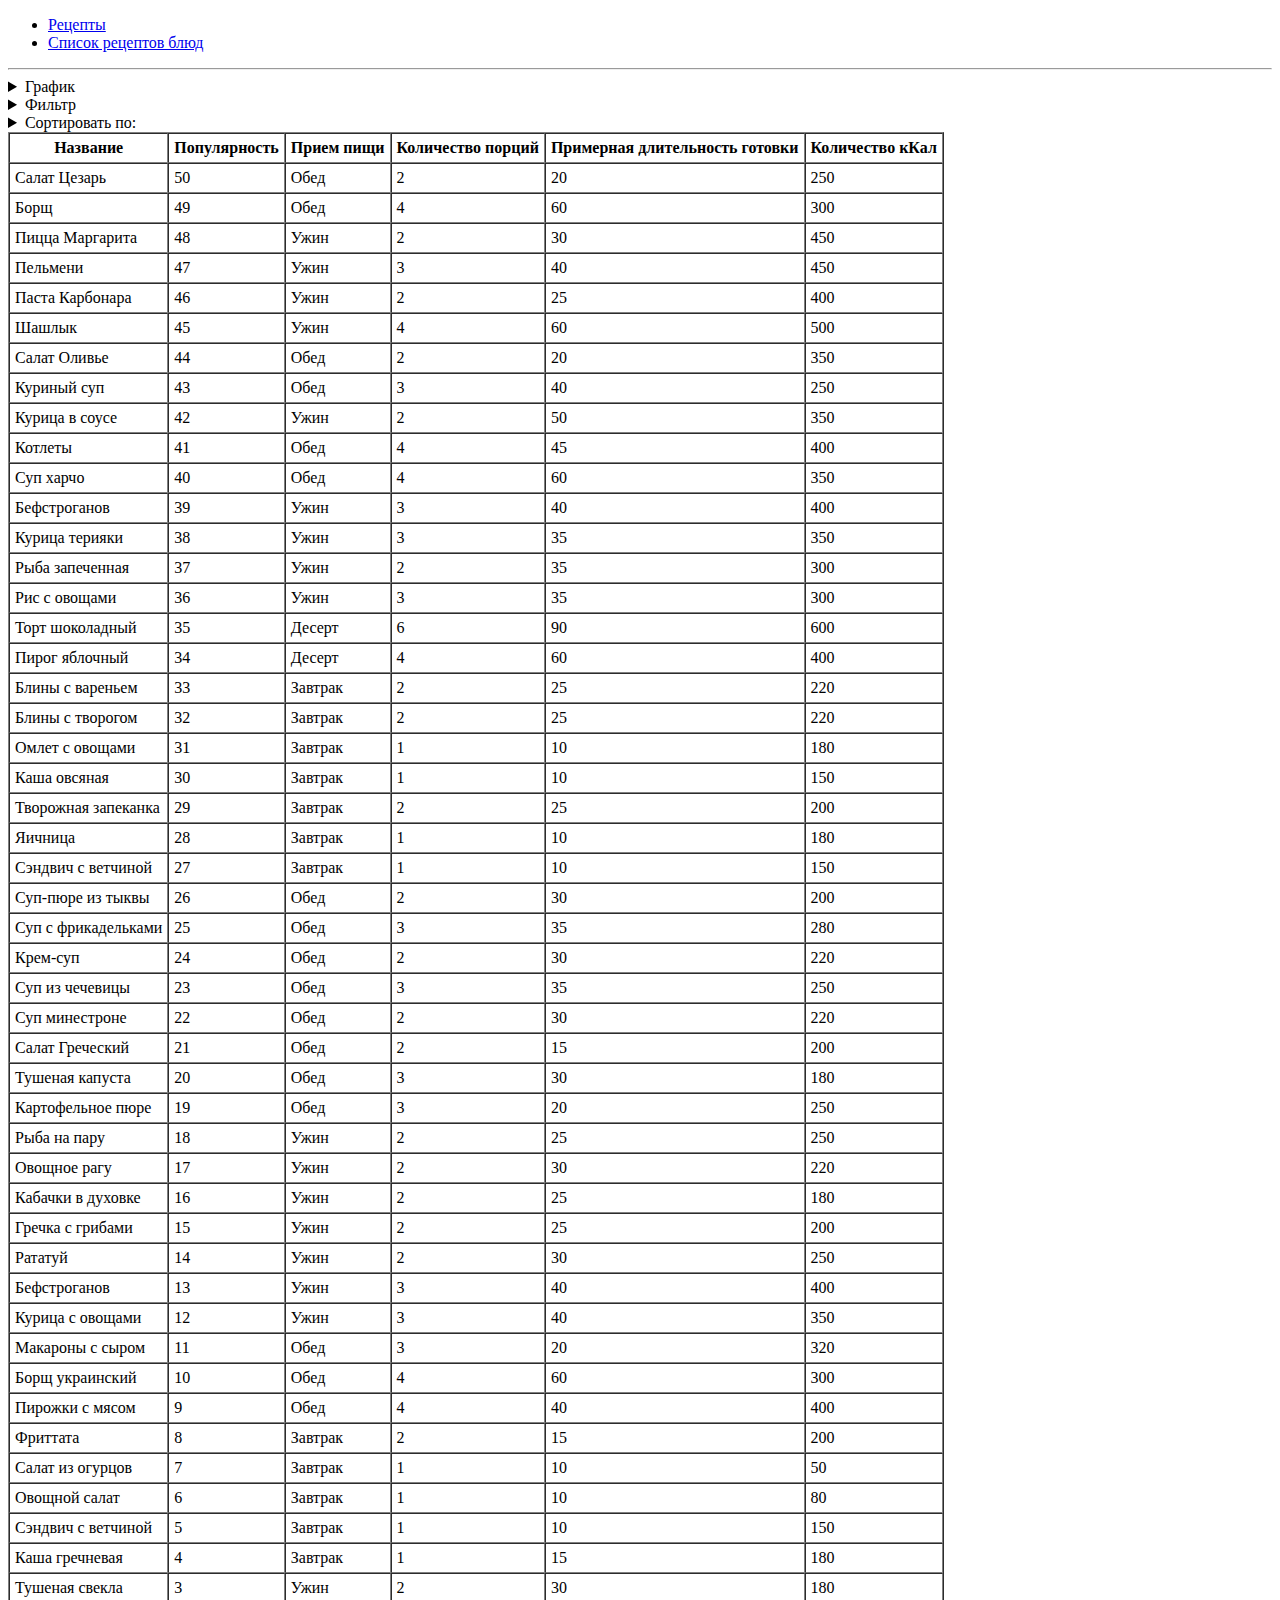
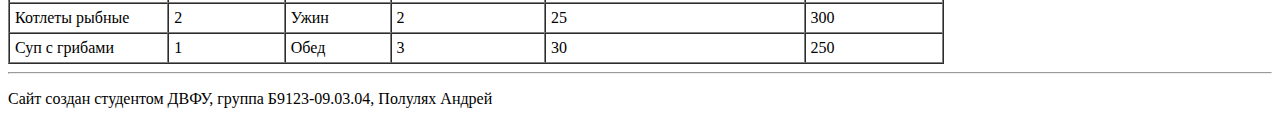
<file: src/dishList.html>
<!DOCTYPE html>
<html lang="en">

<head>
    <meta charset="UTF-8">
    <meta name="viewport" content="width=device-width, initial-scale=1.0">
    <title>DishListPage</title>
</head>

<body>
    <header>
        <ul>
            <li><a href="index.html">Рецепты</a></li>
            <li><a href="#">Список рецептов блюд</a></li>
        </ul>
        <hr>
    </header>

    <main>

        <details>
            <summary>График</summary>
            <form>
                <p><b>Значение по оси ОХ</b></p>
                <input type="radio" id="eatTime" name="axisX" value="eatTime">
                <label for="eatTime">Прием пищи</label><br>

                <input type="radio" id="amountDishes" name="axisX" value="amountDishes">
                <label for="amountDishes">Количество порций</label><br>

                <input type="radio" id="timeCooking" name="axisX" value="timeCooking">
                <label for="timeCooking">Примерная длительность готовки</label>

                <p><b>Результат</b></p>
                <input type="checkbox" id="recipesCount" name="recipesCount">
                <label for="recipesCount">Количество рецептов</label><br>

                <input type="checkbox" id="avgIngredients" name="avgIngredients">
                <label for="avgIngredients">Среднее количество ингредиентов</label><br>

                <input type="checkbox" id="popularity" name="popularity">
                <label for="popularity">Популярность</label><br>

                <input type="submit" value="Построить">
            </form>
            <p>Здесь будет график</p>
        </details>

        <details>
            <summary>Фильтр</summary>
            <form>
                <label for="name">Название:</label>
                <input type="text" id="name" name="name"><br>

                <label for="eatTimeFilter">Прием пищи</label>
                <input type="text" id="eatTimeFilter" name="eatTime"><br>

                <label for="amountDishesFilter">Количество порций</label>
                <input type="number" id="amountDishesFilter" name="amountDishes" min="1"><br>

                <label for="timeCookingFilter">Примерная длительность готовки (мин):</label>
                <input type="number" id="timeCookingFilter" name="timeCooking" min="5"><br>

                <label for="minCalories">Количество кКал</label>
                от <input type="text" id="minCalories" name="minCalories">
                до <input type="text" id="maxCalories" name="maxCalories"><br>

                <input type="submit" value="Найти">
            </form>
        </details>

        <details>
            <summary>Сортировать по:</summary>
            <form>
                <select id="sort">
                    <option>Названию (А-Я)</option>
                    <option>Времени готовки</option>
                    <option>Количеству кКал</option>
                    <option>Количество ингредиентов</option>
                </select><br>

                <input type="submit" value="Сортировать">
            </form>
        </details>

        <table border="1" cellspacing="0" cellpadding="5">
            <tr>
                <th>Название</th>
                <th>Популярность</th>
                <th>Прием пищи</th>
                <th>Количество порций</th>
                <th>Примерная длительность готовки</th>
                <th>Количество кКал</th>
            </tr>
            <tr><td>Салат Цезарь</td><td>50</td><td>Обед</td><td>2</td><td>20</td><td>250</td></tr>
            <tr><td>Борщ</td><td>49</td><td>Обед</td><td>4</td><td>60</td><td>300</td></tr>
            <tr><td>Пицца Маргарита</td><td>48</td><td>Ужин</td><td>2</td><td>30</td><td>450</td></tr>
            <tr><td>Пельмени</td><td>47</td><td>Ужин</td><td>3</td><td>40</td><td>450</td></tr>
            <tr><td>Паста Карбонара</td><td>46</td><td>Ужин</td><td>2</td><td>25</td><td>400</td></tr>
            <tr><td>Шашлык</td><td>45</td><td>Ужин</td><td>4</td><td>60</td><td>500</td></tr>
            <tr><td>Салат Оливье</td><td>44</td><td>Обед</td><td>2</td><td>20</td><td>350</td></tr>
            <tr><td>Куриный суп</td><td>43</td><td>Обед</td><td>3</td><td>40</td><td>250</td></tr>
            <tr><td>Курица в соусе</td><td>42</td><td>Ужин</td><td>2</td><td>50</td><td>350</td></tr>
            <tr><td>Котлеты</td><td>41</td><td>Обед</td><td>4</td><td>45</td><td>400</td></tr>
            <tr><td>Суп харчо</td><td>40</td><td>Обед</td><td>4</td><td>60</td><td>350</td></tr>
            <tr><td>Бефстроганов</td><td>39</td><td>Ужин</td><td>3</td><td>40</td><td>400</td></tr>
            <tr><td>Курица терияки</td><td>38</td><td>Ужин</td><td>3</td><td>35</td><td>350</td></tr>
            <tr><td>Рыба запеченная</td><td>37</td><td>Ужин</td><td>2</td><td>35</td><td>300</td></tr>
            <tr><td>Рис с овощами</td><td>36</td><td>Ужин</td><td>3</td><td>35</td><td>300</td></tr>
            <tr><td>Торт шоколадный</td><td>35</td><td>Десерт</td><td>6</td><td>90</td><td>600</td></tr>
            <tr><td>Пирог яблочный</td><td>34</td><td>Десерт</td><td>4</td><td>60</td><td>400</td></tr>
            <tr><td>Блины с вареньем</td><td>33</td><td>Завтрак</td><td>2</td><td>25</td><td>220</td></tr>
            <tr><td>Блины с творогом</td><td>32</td><td>Завтрак</td><td>2</td><td>25</td><td>220</td></tr>
            <tr><td>Омлет с овощами</td><td>31</td><td>Завтрак</td><td>1</td><td>10</td><td>180</td></tr>
            <tr><td>Каша овсяная</td><td>30</td><td>Завтрак</td><td>1</td><td>10</td><td>150</td></tr>
            <tr><td>Творожная запеканка</td><td>29</td><td>Завтрак</td><td>2</td><td>25</td><td>200</td></tr>
            <tr><td>Яичница</td><td>28</td><td>Завтрак</td><td>1</td><td>10</td><td>180</td></tr>
            <tr><td>Сэндвич с ветчиной</td><td>27</td><td>Завтрак</td><td>1</td><td>10</td><td>150</td></tr>
            <tr><td>Суп-пюре из тыквы</td><td>26</td><td>Обед</td><td>2</td><td>30</td><td>200</td></tr>
            <tr><td>Суп с фрикадельками</td><td>25</td><td>Обед</td><td>3</td><td>35</td><td>280</td></tr>
            <tr><td>Крем-суп</td><td>24</td><td>Обед</td><td>2</td><td>30</td><td>220</td></tr>
            <tr><td>Суп из чечевицы</td><td>23</td><td>Обед</td><td>3</td><td>35</td><td>250</td></tr>
            <tr><td>Суп минестроне</td><td>22</td><td>Обед</td><td>2</td><td>30</td><td>220</td></tr>
            <tr><td>Салат Греческий</td><td>21</td><td>Обед</td><td>2</td><td>15</td><td>200</td></tr>
            <tr><td>Тушеная капуста</td><td>20</td><td>Обед</td><td>3</td><td>30</td><td>180</td></tr>
            <tr><td>Картофельное пюре</td><td>19</td><td>Обед</td><td>3</td><td>20</td><td>250</td></tr>
            <tr><td>Рыба на пару</td><td>18</td><td>Ужин</td><td>2</td><td>25</td><td>250</td></tr>
            <tr><td>Овощное рагу</td><td>17</td><td>Ужин</td><td>2</td><td>30</td><td>220</td></tr>
            <tr><td>Кабачки в духовке</td><td>16</td><td>Ужин</td><td>2</td><td>25</td><td>180</td></tr>
            <tr><td>Гречка с грибами</td><td>15</td><td>Ужин</td><td>2</td><td>25</td><td>200</td></tr>
            <tr><td>Рататуй</td><td>14</td><td>Ужин</td><td>2</td><td>30</td><td>250</td></tr>
            <tr><td>Бефстроганов</td><td>13</td><td>Ужин</td><td>3</td><td>40</td><td>400</td></tr>
            <tr><td>Курица с овощами</td><td>12</td><td>Ужин</td><td>3</td><td>40</td><td>350</td></tr>
            <tr><td>Макароны с сыром</td><td>11</td><td>Обед</td><td>3</td><td>20</td><td>320</td></tr>
            <tr><td>Борщ украинский</td><td>10</td><td>Обед</td><td>4</td><td>60</td><td>300</td></tr>
            <tr><td>Пирожки с мясом</td><td>9</td><td>Обед</td><td>4</td><td>40</td><td>400</td></tr>
            <tr><td>Фриттата</td><td>8</td><td>Завтрак</td><td>2</td><td>15</td><td>200</td></tr>
            <tr><td>Салат из огурцов</td><td>7</td><td>Завтрак</td><td>1</td><td>10</td><td>50</td></tr>
            <tr><td>Овощной салат</td><td>6</td><td>Завтрак</td><td>1</td><td>10</td><td>80</td></tr>
            <tr><td>Сэндвич с ветчиной</td><td>5</td><td>Завтрак</td><td>1</td><td>10</td><td>150</td></tr>
            <tr><td>Каша гречневая</td><td>4</td><td>Завтрак</td><td>1</td><td>15</td><td>180</td></tr>
            <tr><td>Тушеная свекла</td><td>3</td><td>Ужин</td><td>2</td><td>30</td><td>180</td></tr>
            <tr><td>Котлеты рыбные</td><td>2</td><td>Ужин</td><td>2</td><td>25</td><td>300</td></tr>
            <tr><td>Суп с грибами</td><td>1</td><td>Обед</td><td>3</td><td>30</td><td>250</td></tr>
        </table>              
    </main>

    <footer>
        <hr>
        <p>Сайт создан студентом ДВФУ, группа Б9123-09.03.04, Полулях Андрей</p>
    </footer>
</body>

</html>
</file>
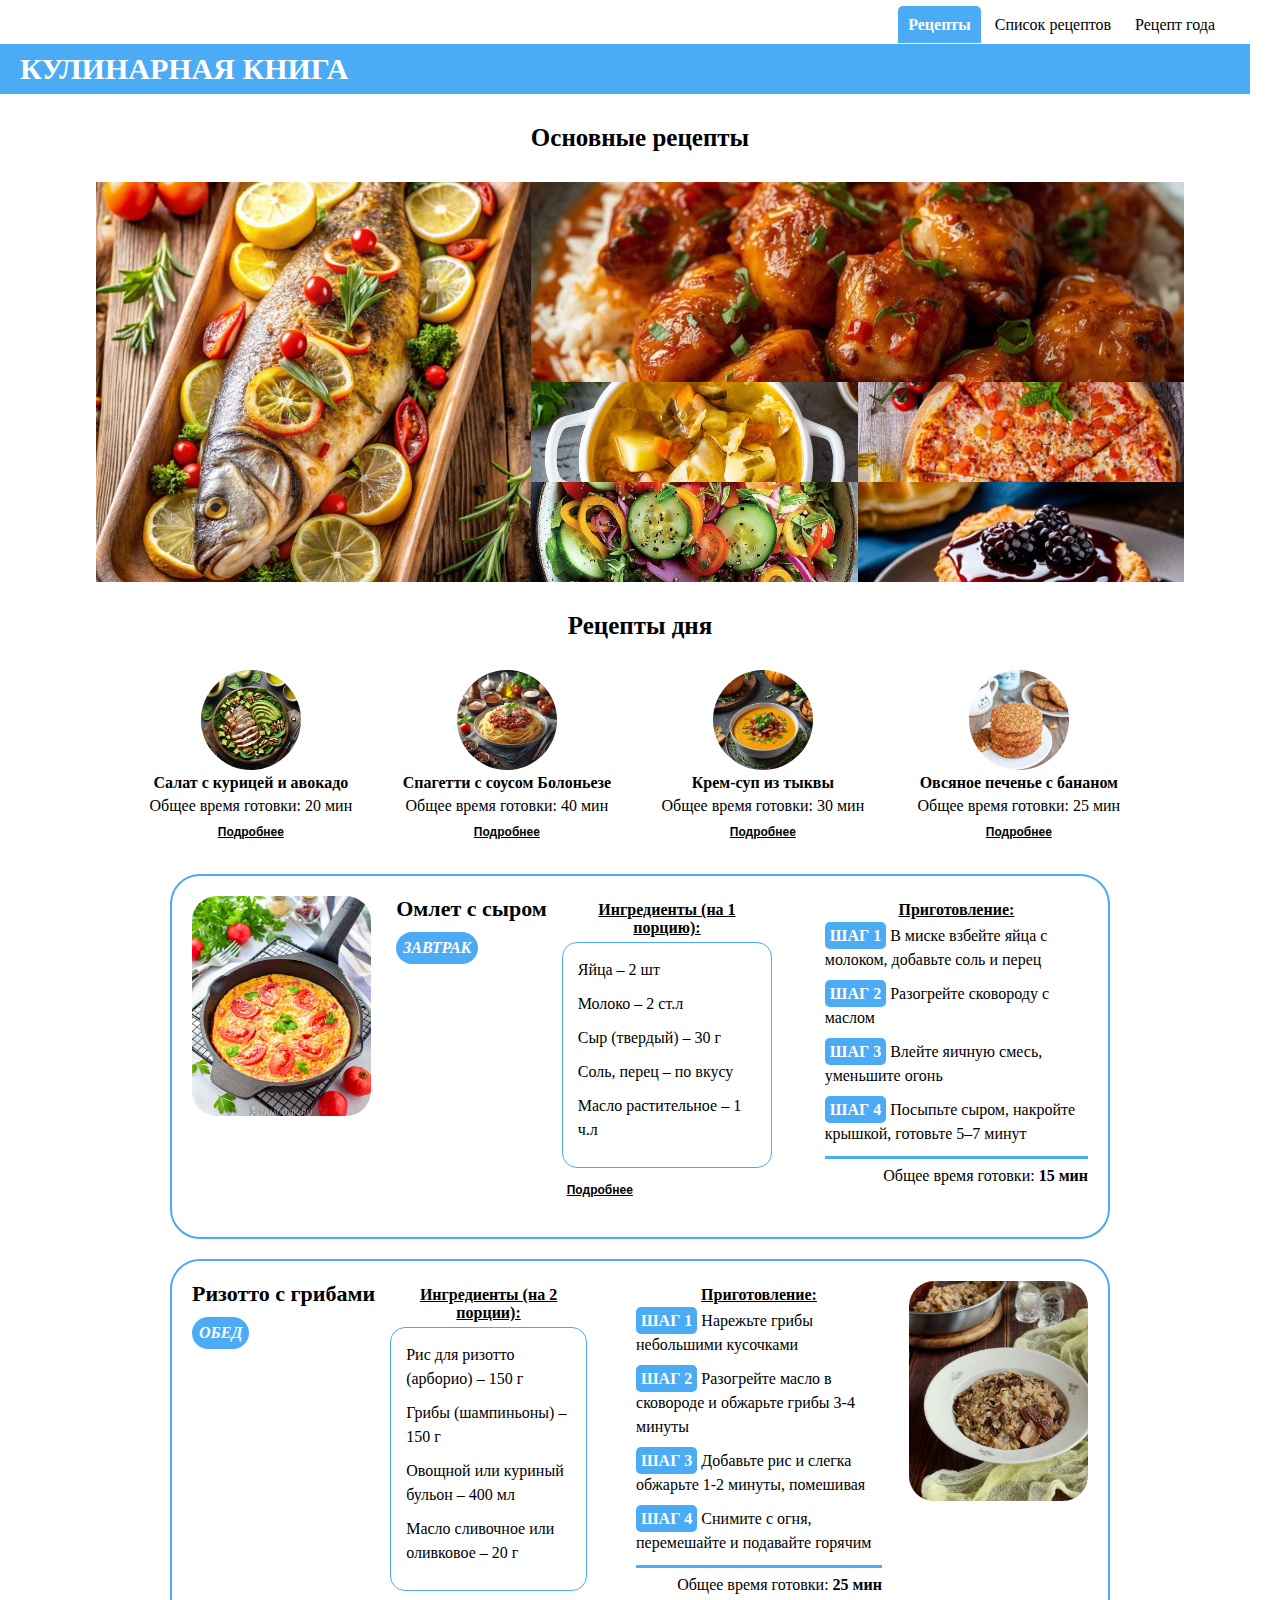
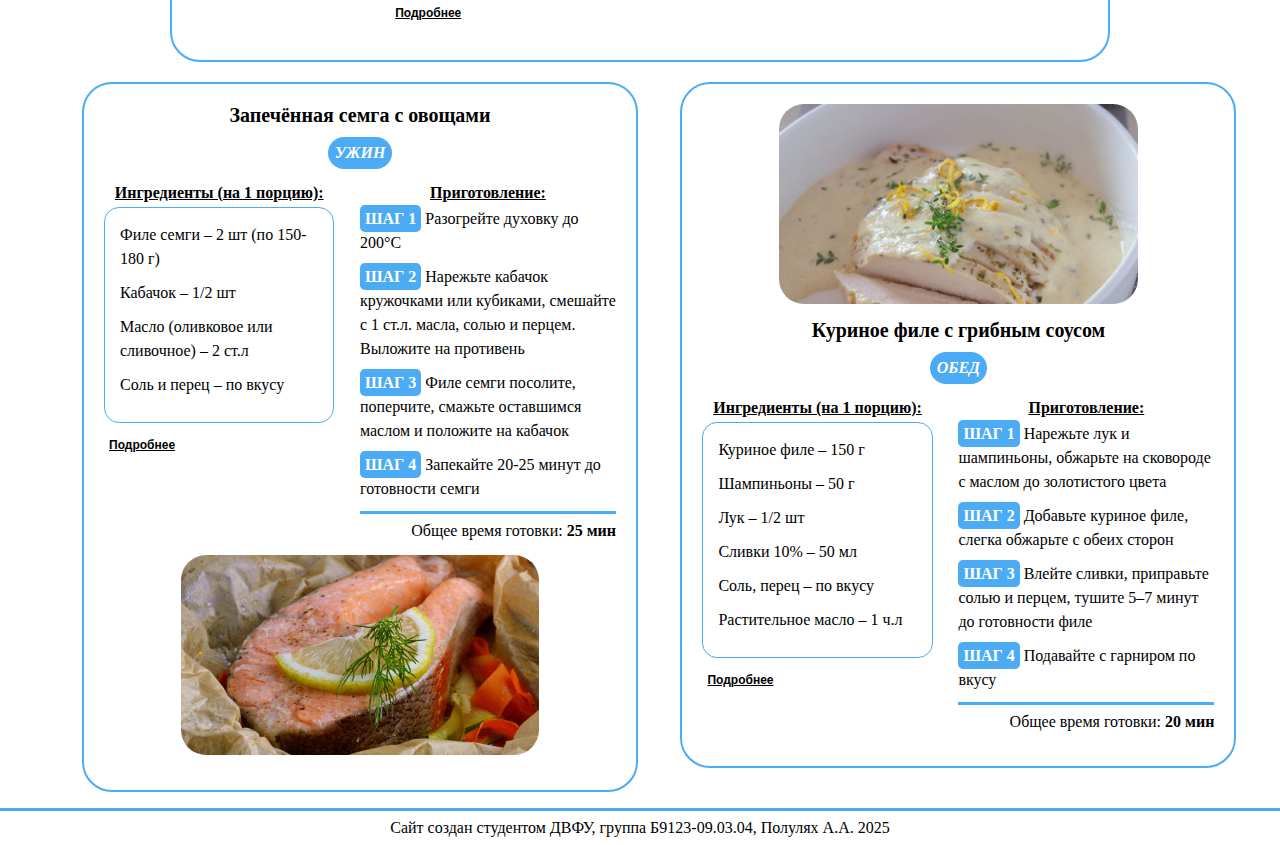
<file: src/firstIndex.html>
<!DOCTYPE html>
<html lang="en">

<head>
  <meta charset="UTF-8">
  <meta name="viewport" content="width=device-width, initial-scale=1.0">
  <link rel="stylesheet" href="css/firstViewStyles.css">
  <title>HomePage</title>
</head>

<body>
  <header>
    <ul class="menu">
      <li class="menu-item"><a class="active" href="#">Рецепты</a></li>
      <li class="menu-item"><a href="dishList.html">Список рецептов</a></li>
      <li class="menu-item"><a href="fishDish.html">Рецепт года</a></li>
    </ul>
  </header>

  

  <main>

    <div class="title">
      <h1>Кулинарная книга</h1>
    </div>

    <h2 class="subtitle">Основные рецепты</h2>

    <div class="gallery">
      <img class="first" src="../public/images/FishDish.jpg" alt="Запеченная рыба с лимоном"><div class="right-side"><img 
      class="second" src="../public/images/MeatDish.jpg" alt="Курица с рисом"><div class="bottom-side"><img 
      class="third" src="../public/images/Soup.jpg" alt="Суп"><img 
      class="fourth" src="../public/images/Pizza.jpg" alt="Пицца пепперони"><img 
      class="fifth" src="../public/images/Salad.jpg" alt="Летний салат"><img 
      class="sixth" src="../public/images/Dessert.jpg" alt="Панкейк с ягодным соусом"></div></div>
    </div>


    <h2 class="subtitle">Рецепты дня</h2>

    <div class="items-nav">
      <ul class="list-items">
        <li class="item">
          <img src="../public/images/SaladAvocado.jpg">
          <div><h4>Салат с курицей и авокадо</h4></div>
          <p>Общее время готовки: <span>20 мин</span></p>
          <input class="card-details" type="button" value="Подробнее">
        </li>
        <li class="item">
          <img src="../public/images/Bolonezze.jpg">
          <div><h4>Спагетти с соусом Болоньезе</h4></div>
          <p>Общее время готовки: <span>40 мин</span></p>
          <input class="card-details" type="button" value="Подробнее">
        </li>
        <li class="item">
          <img src="../public/images/CremSoup.jpg">
          <div><h4>Крем-суп из тыквы</h4></div>
          <p>Общее время готовки: <span>30 мин</span></p>
          <input class="card-details" type="button" value="Подробнее">
        </li>
        <li class="item">
          <img src="../public/images/Cookies.jpg">
          <div><h4>Овсяное печенье с бананом</h4></div>
          <p>Общее время готовки: <span>25 мин</span></p>
          <input class="card-details" type="button" value="Подробнее">
        </li>
      </ul>
    </div>

    <ul class="popular-meal">
      <li class="horizontal-card first">
        <img class="card-image" src="../public/images/Omelet.jpg" alt="Омлет">

        <div class="card-content">
          <div class="content-title">
            <h3>Омлет с сыром</h3>
            <p class="meal-type">Завтрак</p>
          </div>

          <div class="content-info-wrapper">
            <div class="ingredients">
              <h4>Ингредиенты (на 1 порцию):</h4>
              <ul>
                <li>Яйца – 2 шт</li>
                <li>Молоко – 2 ст.л</li>
                <li>Сыр (твердый) – 30 г</li>
                <li>Соль, перец – по вкусу</li>
                <li>Масло растительное – 1 ч.л</li>
              </ul>
              <input class="card-details" type="button" value="Подробнее">
            </div>

            <div class="cooking-block">
              <h4>Приготовление:</h4>
              <ol>
                <li><span>Шаг 1</span> В миске взбейте яйца с молоком, добавьте соль и перец</li>
                <li><span>Шаг 2</span> Разогрейте сковороду с маслом</li>
                <li><span>Шаг 3</span> Влейте яичную смесь, уменьшите огонь</li>
                <li><span>Шаг 4</span> Посыпьте сыром, накройте крышкой, готовьте 5–7 минут</li>
              </ol>
              <hr class="list-split">
              <p class="time-cooking">Общее время готовки: <span>15 мин</span></p>
            </div>
            
          </div>

        </div>
      </li>

      <li class="horizontal-card second">
        <img class="card-image" src="../public/images/Rissoto.jpg" alt="Ризотто">

        <div class="card-content">
          <div class="content-title">
            <h3>Ризотто с грибами</h3>
            <p class="meal-type">Обед</p>
          </div>

          <div class="content-info-wrapper">
            <div class="ingredients">
              <h4>Ингредиенты (на 2 порции):</h4>
              <ul>
                <li>Рис для ризотто (арборио) – 150 г</li>
                <li>Грибы (шампиньоны) – 150 г</li>
                <li>Овощной или куриный бульон – 400 мл</li>
                <li>Масло сливочное или оливковое – 20 г</li>
              </ul>
              <input class="card-details" type="button" value="Подробнее">
            </div>

            <div class="cooking-block">
              <h4>Приготовление:</h4>
              <ol>
                <li><span>Шаг 1</span> Нарежьте грибы небольшими кусочками</li>
                <li><span>Шаг 2</span> Разогрейте масло в сковороде и обжарьте грибы 3-4 минуты</li>
                <li><span>Шаг 3</span> Добавьте рис и слегка обжарьте 1-2 минуты, помешивая</li>
                <li><span>Шаг 4</span> Снимите с огня, перемешайте и подавайте горячим</li>
              </ol>
              <hr class="list-split">
              <p class="time-cooking">Общее время готовки: <span>25 мин</span></p>
            </div>
          </div>

        </div>
      </li>
      <li class="vertical-card">

        <div class="card-content">
          <div class="content-title">
            <h3>Запечённая семга с овощами</h3>
            <p class="meal-type">Ужин</p>
          </div>

          <div class="content-info-wrapper">
            <div class="ingredients">
              <h4>Ингредиенты (на 1 порцию):</h4>
              <ul>
                <li>Филе семги – 2 шт (по 150-180 г)</li>
                <li>Кабачок – 1/2 шт</li>
                <li>Масло (оливковое или сливочное) – 2 ст.л</li>
                <li>Соль и перец – по вкусу</li>
              </ul>
              <input class="card-details" type="button" value="Подробнее">
            </div>

            <div class="cooking-block">
              <h4>Приготовление:</h4>
              <ol>
                <li><span>Шаг 1</span> Разогрейте духовку до 200°С</li>
                <li><span>Шаг 2</span> Нарежьте кабачок кружочками или кубиками, смешайте с 1 ст.л. масла, солью и
                  перцем. Выложите на
                  противень</li>
                <li><span>Шаг 3</span> Филе семги посолите, поперчите, смажьте оставшимся маслом и положите на кабачок
                </li>
                <li><span>Шаг 4</span> Запекайте 20-25 минут до готовности семги</li>
              </ol>
              <hr class="list-split">
              <p class="time-cooking">Общее время готовки: <span>25 мин</span></p>
            </div>
          </div>

          <img class="card-image" src="../public/images/Salmon.jpg" alt="Семга">
        </div>
      </li>

      <li class="vertical-card">
        <img class="card-image" src="../public/images/ChickenFillet.jpg" alt="Куриное филе в грибном соусе">
        <div class="card-content">
          <div class="content-title">
            <h3>Куриное филе с грибным соусом</h3>
            <p class="meal-type">Обед</p>
          </div>

          <div class="content-info-wrapper">
            <div class="ingredients">
              <h4>Ингредиенты (на 1 порцию):</h4>
              <ul>
                <li>Куриное филе – 150 г</li>
                <li>Шампиньоны – 50 г</li>
                <li>Лук – 1/2 шт</li>
                <li>Сливки 10% – 50 мл</li>
                <li>Соль, перец – по вкусу</li>
                <li>Растительное масло – 1 ч.л</li>
              </ul>
              <input class="card-details" type="button" value="Подробнее">
            </div>

            <div class="cooking-block">
              <h4>Приготовление:</h4>
              <ol>
                <li><span>Шаг 1</span> Нарежьте лук и шампиньоны, обжарьте на сковороде с маслом до золотистого цвета
                </li>
                <li><span>Шаг 2</span> Добавьте куриное филе, слегка обжарьте с обеих сторон</li>
                <li><span>Шаг 3</span> Влейте сливки, приправьте солью и перцем, тушите 5–7 минут до готовности филе
                </li>
                <li><span>Шаг 4</span> Подавайте с гарниром по вкусу</li>
              </ol>
              <hr class="list-split">
              <p class="time-cooking">Общее время готовки: <span>20 мин</span></p>
            </div>
          </div>
        </div>
      </li>

    </ul>

  </main>

  <footer>
    <hr class="list-split">
    <p>Сайт создан студентом ДВФУ, группа Б9123-09.03.04, Полулях А.А. 2025</p>
  </footer>
</body>

</html>
</file>
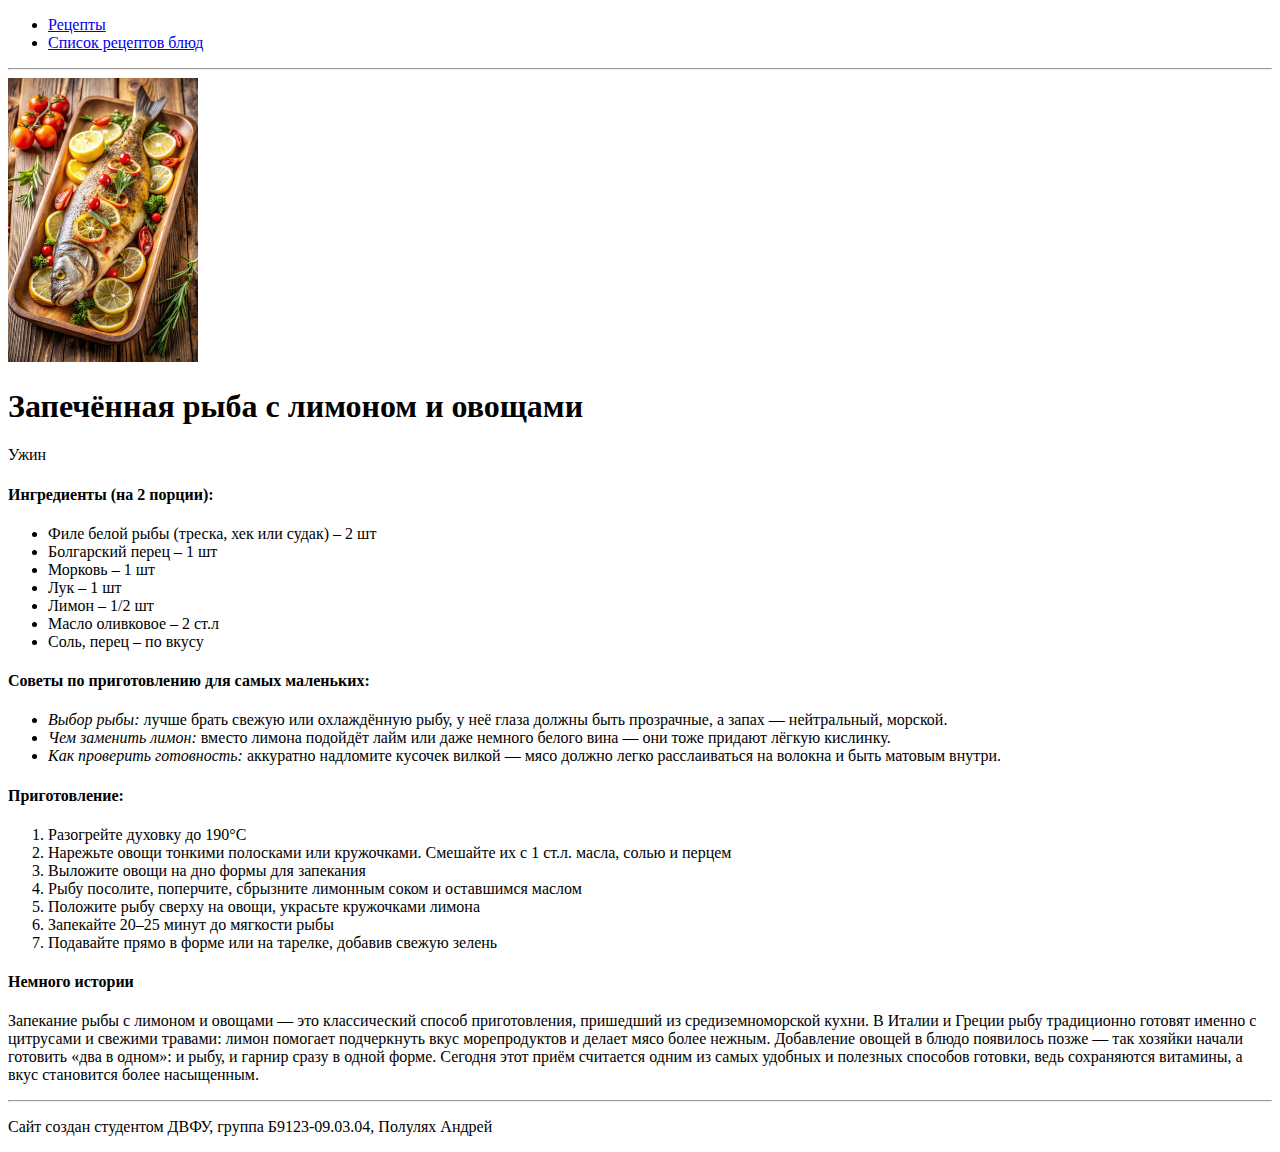
<file: src/fishDish.html>
<!DOCTYPE html>
<html lang="en">

<head>
    <meta charset="UTF-8">
    <meta name="viewport" content="width=device-width, initial-scale=1.0">
    <title>fishDishPage</title>
</head>

<body>
    <header>
        <ul>
            <li><a href="index.html">Рецепты</a></li>
            <li><a href="dishList.html">Список рецептов блюд</a></li>
        </ul>
        <hr>
    </header>

    <main>
        <img src="../public/images/FishDish.jpg" alt="Запеченная рыба с лимоном" width="15%">
        <h1>Запечённая рыба с лимоном и овощами</h1>
        <p>Ужин</p>
        <h4>Ингредиенты (на 2 порции):</h4>
        <ul>
            <li>Филе белой рыбы (треска, хек или судак) – 2 шт</li>
            <li>Болгарский перец – 1 шт</li>
            <li>Морковь – 1 шт</li>
            <li>Лук – 1 шт</li>
            <li>Лимон – 1/2 шт</li>
            <li>Масло оливковое – 2 ст.л</li>
            <li>Соль, перец – по вкусу</li>
        </ul>
        <h4>Советы по приготовлению для самых маленьких:</h4>
        <ul>
            <li><i>Выбор рыбы:</i> лучше брать свежую или охлаждённую рыбу, у неё глаза должны быть прозрачные, а запах — нейтральный, морской.</li>
            <li><i>Чем заменить лимон:</i> вместо лимона подойдёт лайм или даже немного белого вина — они тоже придают лёгкую кислинку.</li>
            <li><i>Как проверить готовность:</i> аккуратно надломите кусочек вилкой — мясо должно легко расслаиваться на волокна и быть матовым внутри.</li>
        </ul>
        <h4>Приготовление:</h4>
        <ol>
            <li>Разогрейте духовку до 190°С</li>
            <li>Нарежьте овощи тонкими полосками или кружочками. Смешайте их с 1 ст.л. масла, солью и перцем</li>
            <li>Выложите овощи на дно формы для запекания</li>
            <li>Рыбу посолите, поперчите, сбрызните лимонным соком и оставшимся маслом</li>
            <li>Положите рыбу сверху на овощи, украсьте кружочками лимона</li>
            <li>Запекайте 20–25 минут до мягкости рыбы</li>
            <li>Подавайте прямо в форме или на тарелке, добавив свежую зелень</li>
        </ol>
        <h4>Немного истории</h4>
        <p>Запекание рыбы с лимоном и овощами — это классический способ приготовления, пришедший из средиземноморской кухни. В Италии и Греции рыбу традиционно готовят именно с цитрусами и свежими травами: лимон помогает подчеркнуть вкус морепродуктов и делает мясо более нежным.
        Добавление овощей в блюдо появилось позже — так хозяйки начали готовить «два в одном»: и рыбу, и гарнир сразу в одной форме. Сегодня этот приём считается одним из самых удобных и полезных способов готовки, ведь сохраняются витамины, а вкус становится более насыщенным.</p>
    </main>

    <footer>
        <hr>
        <p>Сайт создан студентом ДВФУ, группа Б9123-09.03.04, Полулях Андрей</p>
    </footer>
</body>

</html>
</file>
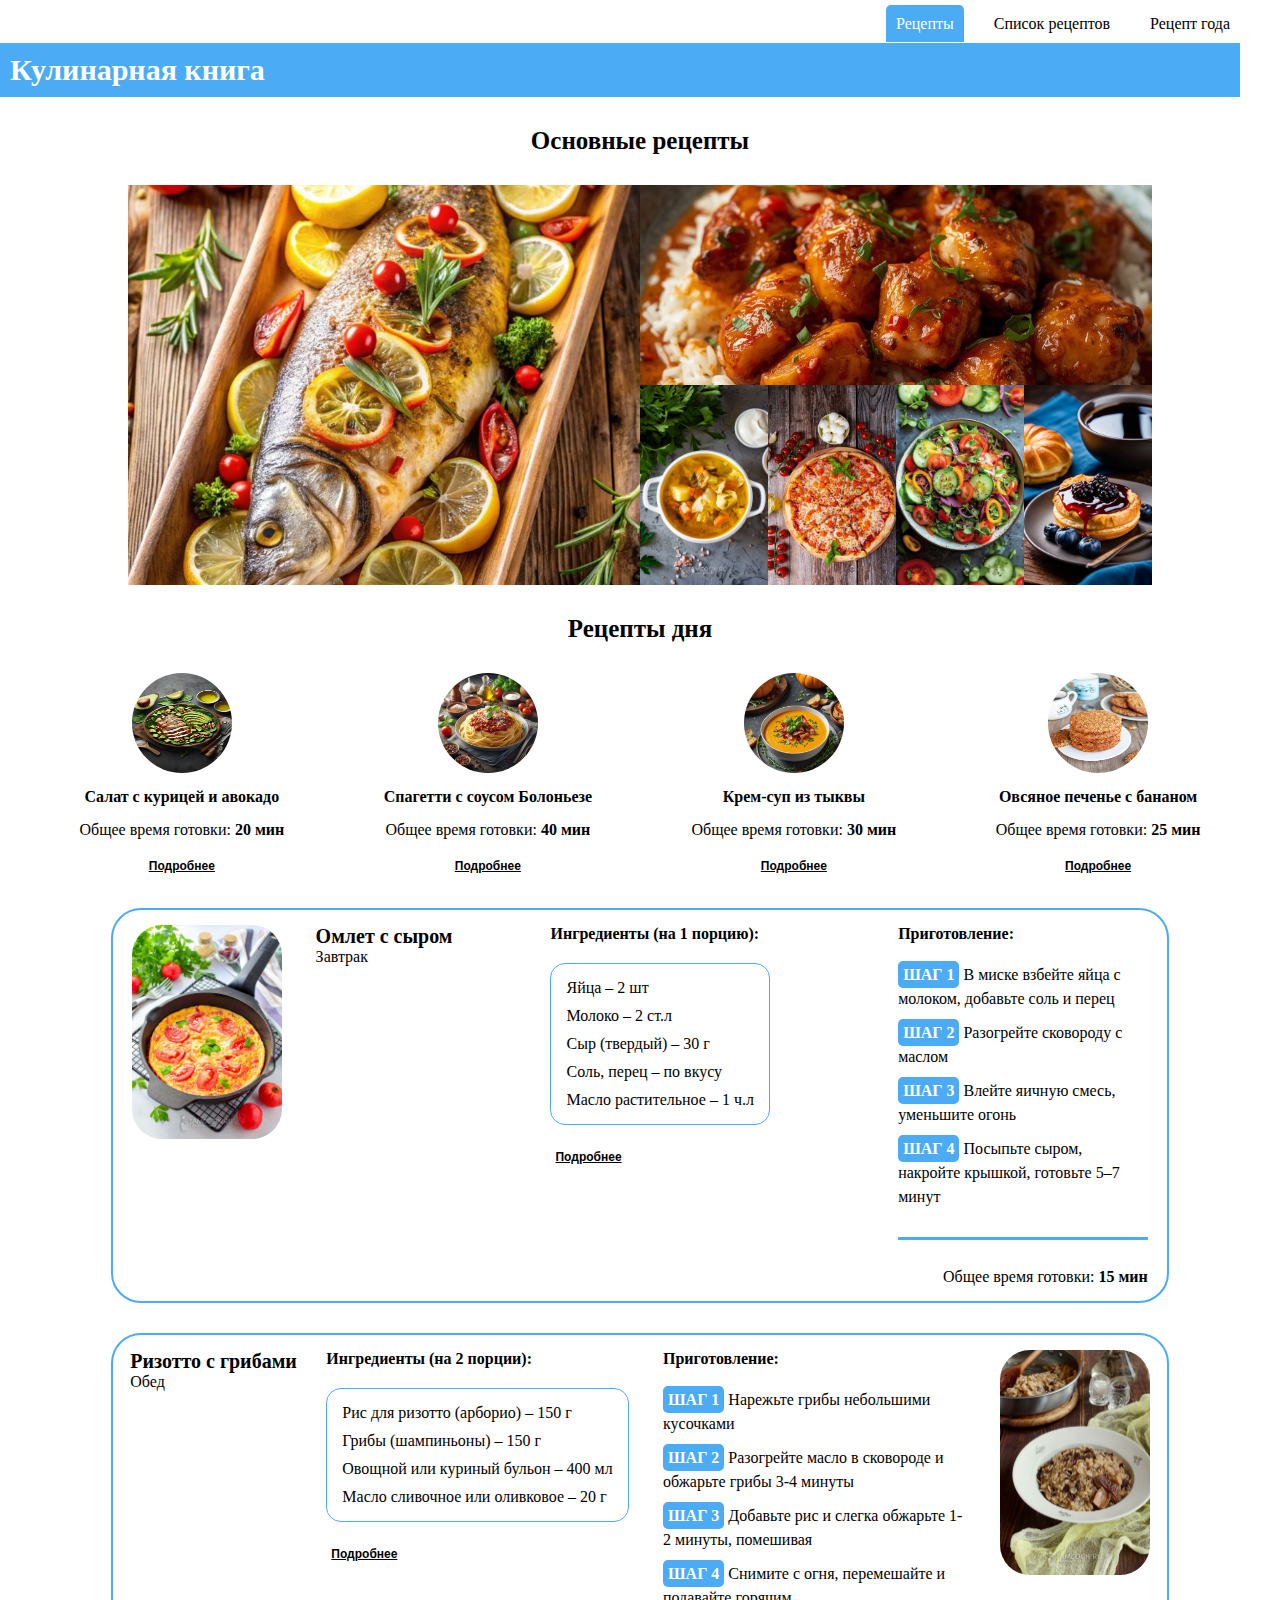
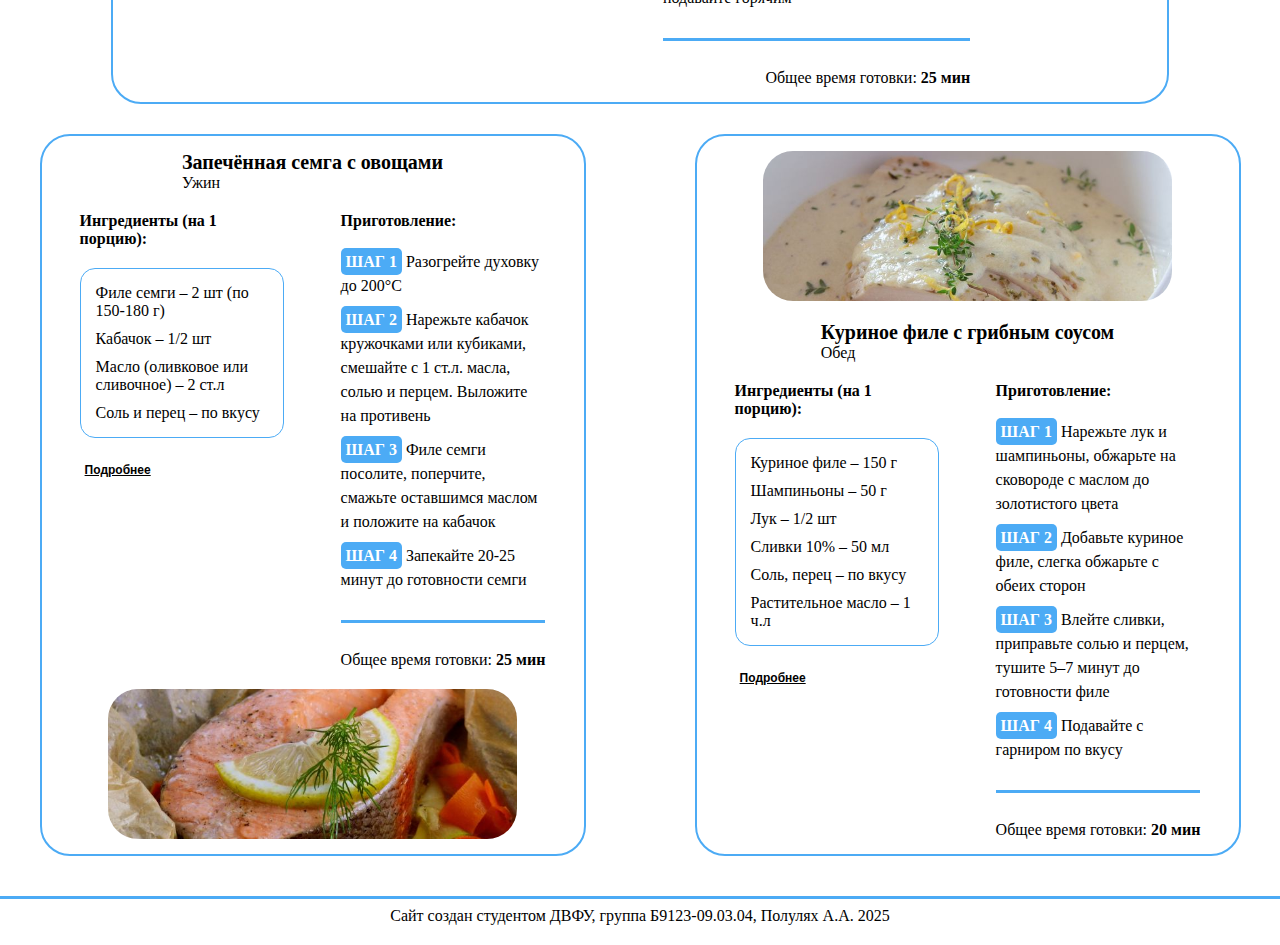
<file: src/secondIndex.html>
<!DOCTYPE html>
<html lang="en">

<head>
	<meta charset="UTF-8">
	<meta name="viewport" content="width=device-width, initial-scale=1.0">
	<link rel="stylesheet" href="css/secondViewStyles.css">
	<title>HomePage</title>
</head>

<body>
	<header>
		<ul class="menu">
			<li class="menu-item"><a class="active" href="#">Рецепты</a></li>
			<li class="menu-item"><a href="dishList.html">Список рецептов</a></li>
			<li class="menu-item"><a href="fishDish.html">Рецепт года</a></li>
		</ul>
	</header>

	<main>

		<div class="title">
			<h1>Кулинарная книга</h1>
		</div>

		<h2>Основные рецепты</h2>

		<div class="gallery">
			<div class="img-wrapper first">
				<img src="../public/images/FishDish.jpg" alt="Запеченная рыба с лимоном">
			</div>
			<div class="right-side">
				<div class="img-wrapper second">
					<img src="../public/images/MeatDish.jpg" alt="Курица с рисом">
				</div>

				<div class="bottom-side">
					<div class="img-wrapper">
						<img src="../public/images/Soup.jpg" alt="Суп">
					</div>
					<div class="img-wrapper">
						<img src="../public/images/Pizza.jpg" alt="Пицца пепперони">
					</div>
					<div class="img-wrapper">
						<img src="../public/images/Salad.jpg" alt="Летний салат">
					</div>
					<div class="img-wrapper">
						<img src="../public/images/Dessert.jpg" alt="Панкейк с ягодным соусом">
					</div>
				</div>
			</div>
		</div>


		<h2 class="subtitle">Рецепты дня</h2>

		<div class="items-nav">
			<ul class="list-items">
				<li class="item">
					<div class="img-wrapper">
						<img src="../public/images/SaladAvocado.jpg">
					</div>
					<div>
						<h4>Салат с курицей и авокадо</h4>
					</div>
					<p>Общее время готовки: <span>20 мин</span></p>
					<input type="button" value="Подробнее">
				</li>
				<li class="item">
					<div class="img-wrapper">
						<img src="../public/images/Bolonezze.jpg">
					</div>
					<div>
						<h4>Спагетти с соусом Болоньезе</h4>
					</div>
					<p>Общее время готовки: <span>40 мин</span></p>
					<input type="button" value="Подробнее">
				</li>
				<li class="item">
					<div class="img-wrapper">
						<img src="../public/images/CremSoup.jpg">
					</div>
					<div>
						<h4>Крем-суп из тыквы</h4>
					</div>
					<p>Общее время готовки: <span>30 мин</span></p>
					<input type="button" value="Подробнее">
				</li>
				<li class="item">
					<div class="img-wrapper">
						<img src="../public/images/Cookies.jpg">
					</div>
					<div>
						<h4>Овсяное печенье с бананом</h4>
					</div>
					<p>Общее время готовки: <span>25 мин</span></p>
					<input type="button" value="Подробнее">
				</li>
			</ul>
		</div>

		<div class="horizontal-cards">
			<div class="horizontal-card">
				<div class="img-wrapper">
					<img src="../public/images/Omelet.jpg" alt="Омлет">
				</div>
				<div class="content">
					<div class="content-title">
						<h3>Омлет с сыром</h3>
						<p class="meal-type">Завтрак</p>
					</div>
					<div class="ingredients">
						<h4>Ингредиенты (на 1 порцию):</h4>
						<ul>
							<li>Яйца – 2 шт</li>
							<li>Молоко – 2 ст.л</li>
							<li>Сыр (твердый) – 30 г</li>
							<li>Соль, перец – по вкусу</li>
							<li>Масло растительное – 1 ч.л</li>
						</ul>
						<input type="button" value="Подробнее">
					</div>

					<div class="cooking-block">
						<h4>Приготовление:</h4>
						<ol>
							<li><span>Шаг 1</span> В миске взбейте яйца с молоком, добавьте соль и перец</li>
							<li><span>Шаг 2</span> Разогрейте сковороду с маслом</li>
							<li><span>Шаг 3</span> Влейте яичную смесь, уменьшите огонь</li>
							<li><span>Шаг 4</span> Посыпьте сыром, накройте крышкой, готовьте 5–7 минут</li>
						</ol>
						<hr class="list-split">
						<p class="time-cooking">Общее время готовки: <span>15 мин</span></p>
					</div>
				</div>
			</div>

			<div class="horizontal-card">
				<div class="content-title">
					<h3>Ризотто с грибами</h3>
					<p class="meal-type">Обед</p>
				</div>
				<div class="ingredients">
					<h4>Ингредиенты (на 2 порции):</h4>
					<ul>
						<li>Рис для ризотто (арборио) – 150 г</li>
						<li>Грибы (шампиньоны) – 150 г</li>
						<li>Овощной или куриный бульон – 400 мл</li>
						<li>Масло сливочное или оливковое – 20 г</li>
					</ul>
					<input class="card-details" type="button" value="Подробнее">
				</div>

				<div class="cooking-block">
					<h4>Приготовление:</h4>
					<ol>
						<li><span>Шаг 1</span> Нарежьте грибы небольшими кусочками</li>
						<li><span>Шаг 2</span> Разогрейте масло в сковороде и обжарьте грибы 3-4 минуты</li>
						<li><span>Шаг 3</span> Добавьте рис и слегка обжарьте 1-2 минуты, помешивая</li>
						<li><span>Шаг 4</span> Снимите с огня, перемешайте и подавайте горячим</li>
					</ol>
					<hr class="list-split">
					<p class="time-cooking">Общее время готовки: <span>25 мин</span></p>
				</div>
				<div class="img-wrapper">
					<img class="card-image" src="../public/images/Rissoto.jpg" alt="Ризотто">
				</div>
			</div>


			<div class="vertical-cards">
				<div class="vertical-card">
					<div class="content-title">
						<h3>Запечённая семга с овощами</h3>
						<p class="meal-type">Ужин</p>
					</div>

					<div class="card-wrapper">
						<div class="ingredients">
							<h4>Ингредиенты (на 1 порцию):</h4>
							<ul>
								<li>Филе семги – 2 шт (по 150-180 г)</li>
								<li>Кабачок – 1/2 шт</li>
								<li>Масло (оливковое или сливочное) – 2 ст.л</li>
								<li>Соль и перец – по вкусу</li>
							</ul>
							<input type="button" value="Подробнее">
						</div>

						<div class="cooking-block">
							<h4>Приготовление:</h4>
							<ol>
								<li><span>Шаг 1</span> Разогрейте духовку до 200°С</li>
								<li><span>Шаг 2</span> Нарежьте кабачок кружочками или кубиками, смешайте с 1 ст.л.
									масла, солью и
									перцем. Выложите на
									противень</li>
								<li><span>Шаг 3</span> Филе семги посолите, поперчите, смажьте оставшимся маслом и
									положите на кабачок
								</li>
								<li><span>Шаг 4</span> Запекайте 20-25 минут до готовности семги</li>
							</ol>
							<hr class="list-split">
							<p class="time-cooking">Общее время готовки: <span>25 мин</span></p>
						</div>
					</div>

					<div class="img-wrapper">
						<img class="card-image" src="../public/images/Salmon.jpg" alt="Семга">
					</div>
				</div>

				<div class="vertical-card">
					<div class="img-wrapper">
						<img class="card-image" src="../public/images/ChickenFillet.jpg"
							alt="Куриное филе в грибном соусе">
					</div>
					<div class="content-title">
						<h3>Куриное филе с грибным соусом</h3>
						<p class="meal-type">Обед</p>
					</div>
					<div class="card-wrapper">

						<div class="ingredients">
							<h4>Ингредиенты (на 1 порцию):</h4>
							<ul>
								<li>Куриное филе – 150 г</li>
								<li>Шампиньоны – 50 г</li>
								<li>Лук – 1/2 шт</li>
								<li>Сливки 10% – 50 мл</li>
								<li>Соль, перец – по вкусу</li>
								<li>Растительное масло – 1 ч.л</li>
							</ul>
							<input type="button" value="Подробнее">
						</div>

						<div class="cooking-block">
							<h4>Приготовление:</h4>
							<ol>
								<li><span>Шаг 1</span> Нарежьте лук и шампиньоны, обжарьте на сковороде с маслом до
									золотистого цвета
								</li>
								<li><span>Шаг 2</span> Добавьте куриное филе, слегка обжарьте с обеих сторон</li>
								<li><span>Шаг 3</span> Влейте сливки, приправьте солью и перцем, тушите 5–7 минут до
									готовности филе
								</li>
								<li><span>Шаг 4</span> Подавайте с гарниром по вкусу</li>
							</ol>
							<hr class="list-split">
							<p class="time-cooking">Общее время готовки: <span>20 мин</span></p>
						</div>
					</div>
				</div>
			</div>
	</main>

	<footer>
		<hr class="list-split">
		<p>Сайт создан студентом ДВФУ, группа Б9123-09.03.04, Полулях А.А. 2025</p>
	</footer>
</body>

</html>
</file>
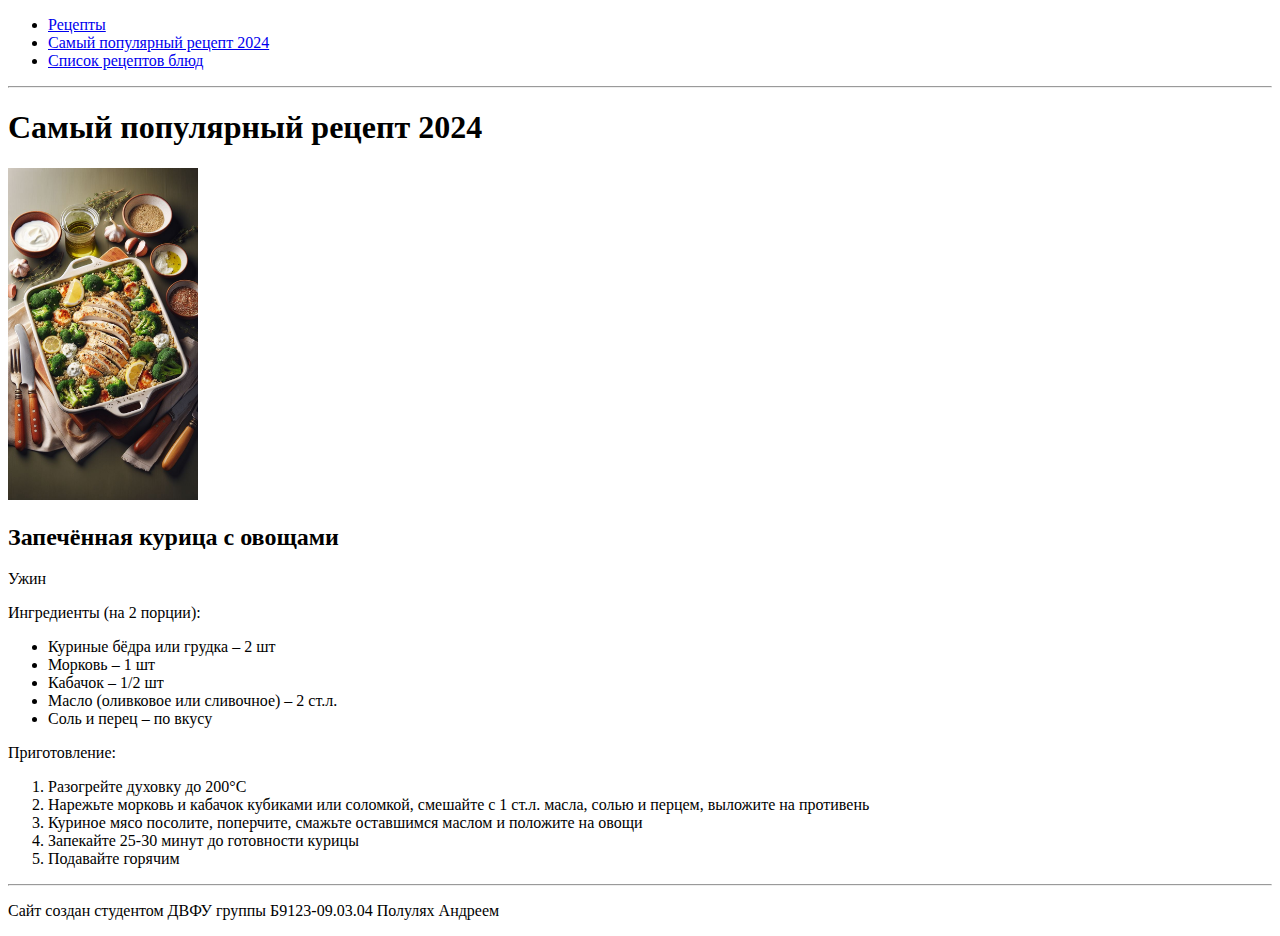
<file: src/yearMeal.html>
<!DOCTYPE html>
<html lang="en">

<head>
    <meta charset="UTF-8">
    <meta name="viewport" content="width=device-width, initial-scale=1.0">
    <title>YearDishPage</title>
</head>

<body>
    <header>
        <ul>
            <li><a href="index.html">Рецепты</a></li>
            <li><a href="#">Самый популярный рецепт 2024</a></li>
            <li><a href="dishList.html">Список рецептов блюд</a></li>
        </ul>
        <hr>
    </header>

    <main>
        <h1>Самый популярный рецепт 2024</h1>
        <img src="../public/images/yearMeal/Chicken.jpg" alt="Курица с овощами" width="15%">
        <h2>Запечённая курица с овощами</h2>
        <p>Ужин</p>
        <p>Ингредиенты (на 2 порции):</p>
        <ul>
            <li>Куриные бёдра или грудка – 2 шт</li>
            <li>Морковь – 1 шт</li>
            <li>Кабачок – 1/2 шт</li>
            <li>Масло (оливковое или сливочное) – 2 ст.л.</li>
            <li>Соль и перец – по вкусу</li>
        </ul>
        <p>Приготовление:</p>
        <ol>
            <li>Разогрейте духовку до 200°С</li>
            <li>Нарежьте морковь и кабачок кубиками или соломкой, смешайте с 1 ст.л. масла, солью и перцем, выложите на противень</li>
            <li>Куриное мясо посолите, поперчите, смажьте оставшимся маслом и положите на овощи</li>
            <li>Запекайте 25-30 минут до готовности курицы</li>
            <li>Подавайте горячим</li>
        </ol>
    </main>

    <footer>
        <hr>
        <p>Сайт создан студентом ДВФУ группы Б9123-09.03.04 Полулях Андреем</p>
    </footer>
</body>

</html>
</file>
<file: src/css/firstViewStyles.css>
body {
  padding: 0;
  margin: 0;
}

h1, h2, h3, h4 {
  font-size: 30px;
  margin: 0;
}

h2 {
  font-size: 25px;
  text-align: center;
}

h3 {
  font-size: 20px;
}

h4 {
  font-size: 16px;
}

ul, ol {
  padding: 0;
  list-style-type: none;
}

img {
  box-sizing: border-box;
} 

p {
  margin: 0;
}

.items-nav {
  width: 80%;
  margin: 0 auto 30px auto;
}

.items-nav .list-items {
  overflow: hidden;
}

.items-nav .item {
  display: block;
  width: 24%;
  float: left;
  margin-right: 1%;
  text-align: center;
}

.items-nav img {
  width: 100px;
  height: 100px;
  border-radius: 50%;
  object-fit: cover;
}

.items-nav p {
  padding: 5px;
}

header {
  overflow: hidden;
  height: 44px;
  margin-right: 15px;
}

header .menu {
  float: right;
  padding-right: 40px;
}

header .menu .menu-item {
  display: inline;
}

.menu-item>a {
  padding: 10px;
  border-radius: 5px 5px 0 0;
  color: black;
  text-decoration: none;
}

.menu-item>a.active {
  color: white;
  background-color: #4CABF5;
  font-weight: 600;
}

.title {
  padding: 8px 0 8px 20px;
  color: white;
  background-color: #4CABF5;
  margin-right: 30px;
  text-transform: uppercase;
}

.subtitle {
  margin: 30px auto; 
}

.gallery {
  width: 85%;
  height: 400px;
  margin: 0 auto;
  overflow: hidden;
}

.gallery img {
  display: block;
}

.gallery .first {
  width: 40%;
  height: 100%;
  float: left;
  object-fit: cover;
}

.gallery .right-side {
  overflow: hidden;
}

.gallery .second {
  width: 100%;
  height: 200px;
  object-fit: cover;
}

.gallery .bottom-side {
  overflow: hidden;
}

.gallery .bottom-side > img {
  float: left;
  width: 50%;
  height: 100px;
  object-fit: cover;
}

.gallery .fifth {
  clear: left;
}

.popular-meal {
  display: block;
  text-align: center;
}

.horizontal-card {
  width: 70%;
  margin: 20px auto;
  border-radius: 30px;
  padding: 20px;
  overflow: hidden;
  border: 2px #4CABF5 solid;
  text-align: left;
}

.horizontal-card .card-image {
  width: 20%;
  height: 220px;
  border-radius: 25px;
  margin-right: 25px;
  object-fit: cover;
}

.first .card-image {
  float: left;
}

.second .card-image{
  float: right;
  margin-left: 3%;
  margin-right: 0;
}

.horizontal-card .content-info-wrapper {
  overflow: hidden;
}

.horizontal-card .content-title {
  float: left;
  margin-right: 15px;
}

.horizontal-card .content-title > h3 {
  margin: 0;
  font-size: 22px;
}

.meal-type {
  display: inline-block;
  background-color: #4CABF5;
  padding: 7px;
  border-radius: 20px;
  color: white;
  font-weight: bold;
  margin: 10px 0;
  font-style: italic;
  text-transform: uppercase;
}

.horizontal-card .ingredients {
  width: 40%;
  margin-bottom: 15px;
  float: left;
  margin-right: 10%;
}

.ingredients > ul {
  width:100%;
  border: thin #4CABF5 solid;
  border-radius: 15px;
  padding: 15px;
  box-sizing: border-box;
  margin-bottom: 10px;
}

.ingredients > h4, .cooking-block > h4 {
  text-align: center;
  padding: 5px;
  text-decoration: underline;
}

.ingredients li, .cooking-block li {
  margin-bottom: 10px;
  line-height: 1.5;
}

.horizontal-card .cooking-block {
  width: 50%;
  overflow: hidden;
}

.horizontal-card .cooking-block > ol {
  width: 100%;
  box-sizing: border-box;
}

.cooking-block li > span {
  padding: 5px;
  color: white;
  border-radius: 5px;
  font-weight: 600;
  background-color: #4CABF5;
  text-transform: uppercase;
}

.list-split {
  border: none;
  height: 3px;
  background-color: #4CABF5;
}

.card-details {
  vertical-align: middle;
  background-color: inherit;
  border: none;
  padding: 5px;
  text-decoration: underline;
  box-sizing: border-box;
  font-size: 12px;
  font-weight: bold;
}

.horizontal-card .second .card-details, 
.time-cooking {
  float: right;
}

.time-cooking {
  font-weight: normal;
}

.time-cooking > span {
  font-weight: bold;
}

.card-details:hover {
  color: white;
  cursor: pointer;
  background-color: #4CABF5;
  border-radius: 5px;
}

.vertical-card {
  display: inline-block;
  width: 40%;
  margin-left: 3%;
  padding: 20px;
  border: 2px #4CABF5 solid;
  border-radius: 30px;
  text-align: left;
  vertical-align: top;
}

.vertical-card .card-content {
  display: block;
}

.vertical-card .content-title {
  display: block;
  text-align: center;
}

.vertical-card .card-image {
  display: block;
  width: 70%;
  height: 200px;
  float: none;
  margin: 0 auto 15px auto;
  border-radius: 25px;
  object-fit: cover;
}

.vertical-card .content-info-wrapper {
  overflow: hidden;
  margin-bottom: 15px;
}

.vertical-card .ingredients {
  width: 45%;
  float: left;
  margin-right: 5%;
}

.vertical-card .ingredients > ul {
  width: 100%;
  box-sizing: border-box;
}

.vertical-card .cooking-block {
  width: 50%;
  overflow: hidden;
}

footer {
  clear: left;
  text-align: center;
}

footer p {
  padding-bottom: 8px;
}
</file>
<file: src/css/secondViewStyles.css>
body {
	padding: 0;
	margin: 0;
	margin-top: 15px;
}

a {
	text-decoration: none;
}

h1,
h2,
h3,
h4 {
	font-size: 30px;
	margin: 0;
}

h2 {
	font-size: 25px;
	text-align: center;
}

h3 {
	font-size: 20px;
}

h4 {
	font-size: 16px;
}

ul,
ol {
	padding: 0;
	list-style-type: none;
	margin: 0;
}

img {
	box-sizing: border-box;
}

p {
	margin: 0;
}

header {
	width: 100%;
}

header .menu {
	display: flex;
	gap: 20px;
	justify-content: flex-end;
	padding-right: 40px;
}


header a {
	padding: 10px;
	color: black;
}

header a.active {
	background-color: #4CABF5;
	color: white;
	border-radius: 5px 5px 0 0;
}

main {
	display: flex;
	flex-direction: column;
	gap: 30px;
}

.title {
	margin: 10px 40px 0 0;
	color: white;
	padding: 10px;
	background-color: #4CABF5;
}

.gallery {
	width: 80%;
	height: 400px;
	display: flex;
	margin: 0 auto;
}

.gallery .first {
	width: 50%;
	height: 100%;
}

.gallery .first img {
	width: 100%;
	height: 100%;
	object-fit: cover;
}

.gallery .right-side {
	display: flex;
	flex-direction: column;
	width: 50%;
	height: 100%;
}

.gallery .second {
	width: 100%;
	height: 50%;
}

.gallery .bottom-side {
	display: flex;
	width: 100%;
	height: 50%;
}

.gallery .bottom-side .img-wrapper {
	width: 50%;
	height: 100%;
}

.gallery img {
	width: 100%;
	height: 100%;
	object-fit: cover;
}

.items-nav .list-items {
	display: flex;
	flex-wrap: wrap;
	gap: 20px;
	justify-content: space-evenly;
}

.items-nav .item {
	display: flex;
	flex-direction: column;
	align-items: center;
	gap: 15px;
}

.items-nav .img-wrapper {
	width: 100px;
	height: 100px;
	border-radius: 50%;
	overflow: hidden;
}

.items-nav img {
	width: 100%;
	height: 100%;
}

input[type="button"] {
	background-color: inherit;
	border: none;
	padding: 5px;
	text-decoration: underline;
	box-sizing: border-box;
	font-size: 12px;
	font-weight: bold;
}

input[type="button"]:hover {
	color: white;
	cursor: pointer;
	background-color: #4CABF5;
	border-radius: 5px;
}

.items-nav .item span {
	font-weight: bold;
}

.horizontal-cards {
	display: flex;
	flex-direction: column;
	align-items: center;
	gap: 30px;
}

.horizontal-card {
	overflow: hidden;
	width: 80%;
	display: flex;
	justify-content: space-around;
	gap: 25px;
	padding: 15px;
	border: 2px #4CABF5 solid;
	border-radius: 30px;
}

.horizontal-card .content {
	display: flex;
	justify-content: space-between;
	gap: 10px;
}

.ingredients {
	display: flex;
	width: 30%;
	flex-direction: column;
	gap: 20px;
	align-items: start;
}

.ingredients>ul {
	display: flex;
	flex-direction: column;
	gap: 10px;
	border: thin #4CABF5 solid;
	border-radius: 15px;
	padding: 15px;
	box-sizing: border-box;
}

.horizontal-card .img-wrapper {
	width: 10%;
	min-width: 150px;
	height: auto;
}

.horizontal-card img {
	width: 100%;
	height: auto;
	object-fit: cover;
	border-radius: 30px;
}

.cooking-block {
	display: flex;
	width: 30%;
	flex-direction: column;
	gap: 20px;
}

.list-split {
	border: none;
	height: 3px;
	background-color: #4CABF5;
	width: 100%;
}

.cooking-block > ol {
	display: flex;
	flex-direction: column;
	gap: 10px;
	line-height: 1.5em;
}

.cooking-block>ol span {
	padding: 5px;
	color: white;
	border-radius: 5px;
	font-weight: 600;
	background-color: #4CABF5;
	text-transform: uppercase;
}

.horizontal-card .time-cooking {
	text-align: right;
}

.time-cooking span {
	font-weight: bold;
}

.vertical-cards {
	display: flex;
	justify-content: space-around;
	flex-wrap: wrap;
	gap: 30px;
}

.vertical-card {
	width: 40%;
	min-width: 400px;
	display: flex;
	flex-direction: column;
	gap: 20px;
	align-items: center;
	border-radius: 30px;
	border: 2px #4CABF5 solid;
	padding: 15px;
}

.vertical-card .card-wrapper {
	display: flex;
	justify-content: space-around;
	gap: 10px;
}

.vertical-card .ingredients {
	width: 40%;
	display: flex;
	flex-direction: column;
}

.vertical-card .cooking-block {
	width: 40%;
}

.vertical-card .img-wrapper {
	width: 80%;
	min-width: 150px;
	height: 150px;
}

.vertical-card img {
	width: 100%;
	height: 100%;
	object-fit: cover;
	border-radius: 30px;
}

.vertical-card .content-title {
	display: flex;
	flex-direction: column;
	justify-content: center;
}

footer {
	margin: 40px 0 20px 0;
	text-align: center;
}

@media (max-width: 800px) {
	.horizontal-card {
		flex-wrap: wrap;
	}

	.horizontal-card .content {
		flex-wrap: wrap;
	}

	.cooking-block {
		width: 100%;
	}

	.ingredients {
		width: 100%;
	}
}

@media (max-width: 450px) {
	.gallery {
		flex-direction: column;
		height: auto;
	}
	
	.gallery .first {
		width: 100%;
	}
	
	.gallery .first img {
		height: 100%;
	}
	
	.gallery .right-side {
		height: 100%;
	}
	
	.gallery .second {
		height: 100%;
	}
	
	.gallery .bottom-side {
		height: 100%;
	}
	
	.gallery .bottom-side .img-wrapper {
		width: 100%;
		height: 100%;
	}
}

@media (max-width: 600px) {
	.title {
		display: none;
	}

	header .menu {
		margin-bottom: 15px;
		justify-content: center;
		flex-wrap: wrap;
		padding-right: 0;
	}

	.vertical-card .card-wrapper {
		flex-direction: column;
	}

	.vertical-card .ingredients {
		width: 100%;
	}
	
	.vertical-card .cooking-block {
		width: 100%;
	}
}
</file>
